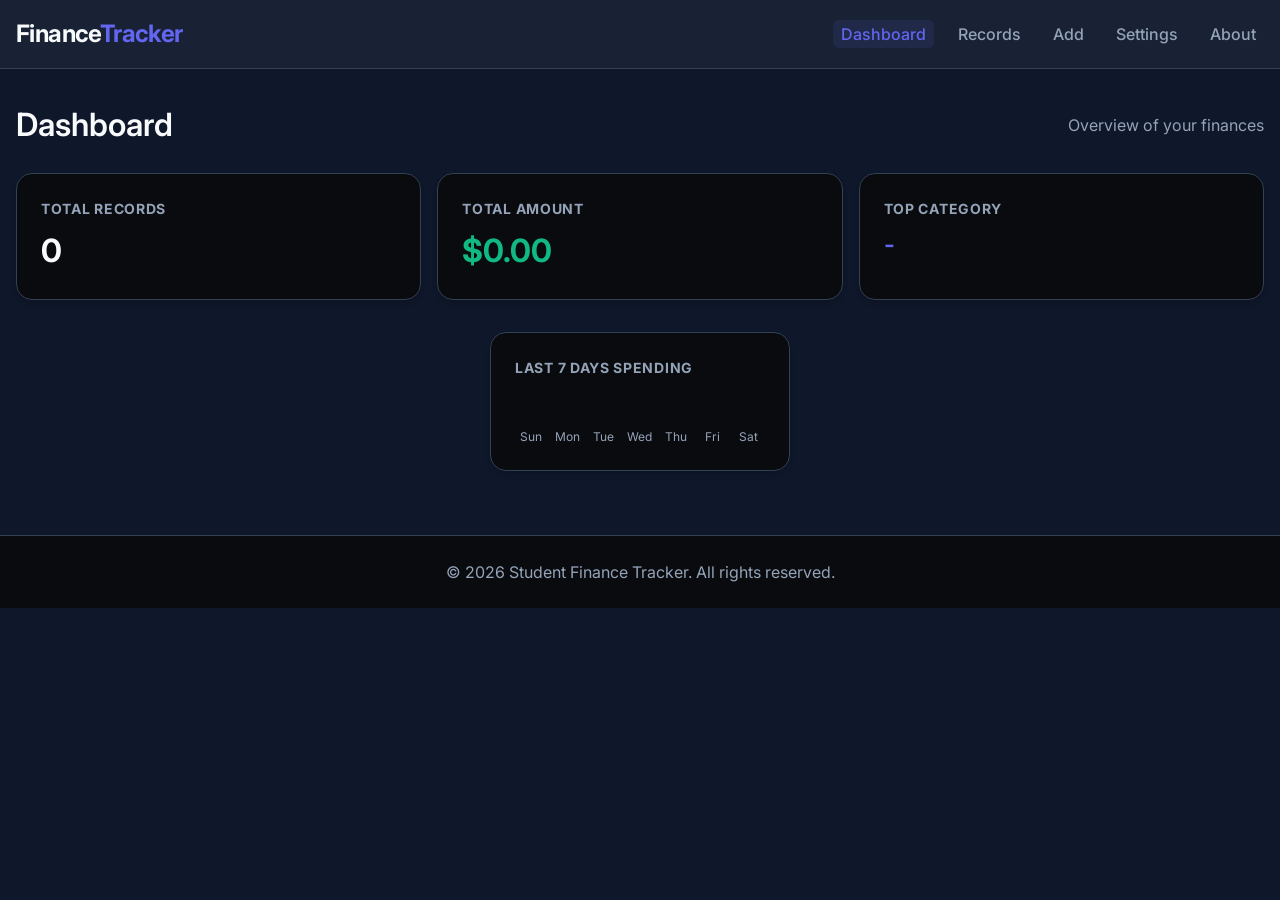
<file: index.html>
<!DOCTYPE html>
<html lang="en">

<head>
    <meta charset="UTF-8">
    <meta name="viewport" content="width=device-width, initial-scale=1.0">
    <meta name="description" content="Student Finance Tracker - Dashboard.">
    <title>Dashboard - Student Finance Tracker</title>

    <!-- Fonts -->
    <link rel="preconnect" href="https://fonts.googleapis.com">
    <link rel="preconnect" href="https://fonts.gstatic.com" crossorigin>
    <link href="https://fonts.googleapis.com/css2?family=Inter:wght@300;400;500;600;700&display=swap" rel="stylesheet">

    <!-- Styles -->
    <link rel="stylesheet" href="styles/base.css">
    <link rel="stylesheet" href="styles/layout.css">
    <link rel="stylesheet" href="styles/components.css">
</head>

<body>

    <!-- Skip Link for Accessibility -->
    <a href="#main-content" class="skip-link">Skip to main content</a>

    <header class="app-header">
        <div class="container">
            <div class="logo">
                <h1>Finance<span class="text-primary">Tracker</span></h1>
            </div>
            <nav class="main-nav" aria-label="Main Navigation">
                <ul>
                    <li><a href="index.html" class="active" aria-current="page">Dashboard</a></li>
                    <li><a href="records.html">Records</a></li>
                    <li><a href="add.html">Add</a></li>
                    <li><a href="settings.html">Settings</a></li>
                    <li><a href="about.html">About</a></li>
                </ul>
            </nav>
        </div>
    </header>

    <main id="main-content">
        <!-- Dashboard Section -->
        <section id="dashboard" class="section">
            <div class="container">
                <header class="section-header">
                    <h2>Dashboard</h2>
                    <p class="text-muted">Overview of your finances</p>
                </header>

                <!-- Stats Grid -->
                <div class="stats-grid">
                    <div class="stat-card">
                        <h3>Total Records</h3>
                        <p class="amount" id="total-records-display">0</p>
                    </div>
                    <div class="stat-card">
                        <h3>Total Amount</h3>
                        <p class="amount" id="total-amount-display">$0.00</p>
                    </div>
                    <div class="stat-card">
                        <h3>Top Category</h3>
                        <p class="highlight" id="top-category-display">-</p>
                    </div>
                </div>

                <!-- Chart Placeholder -->
                <div class="chart-container">
                    <div class="chart-box">
                        <h3>Last 7 Days Spending</h3>
                        <div class="chart-placeholder" id="weekly-chart">
                            <!-- Chart bars will be rendered here by JS -->
                        </div>
                    </div>
                </div>
            </div>
        </section>
    </main>

    <footer class="app-footer">
        <div class="container">
            <p>&copy; 2026 Student Finance Tracker. All rights reserved.</p>
        </div>
    </footer>
    <script src="scripts/storage.js"></script>
    <script src="scripts/dashboard.js"></script>
    <script src="scripts/settings.js"></script>
</body>

</html>
</file>
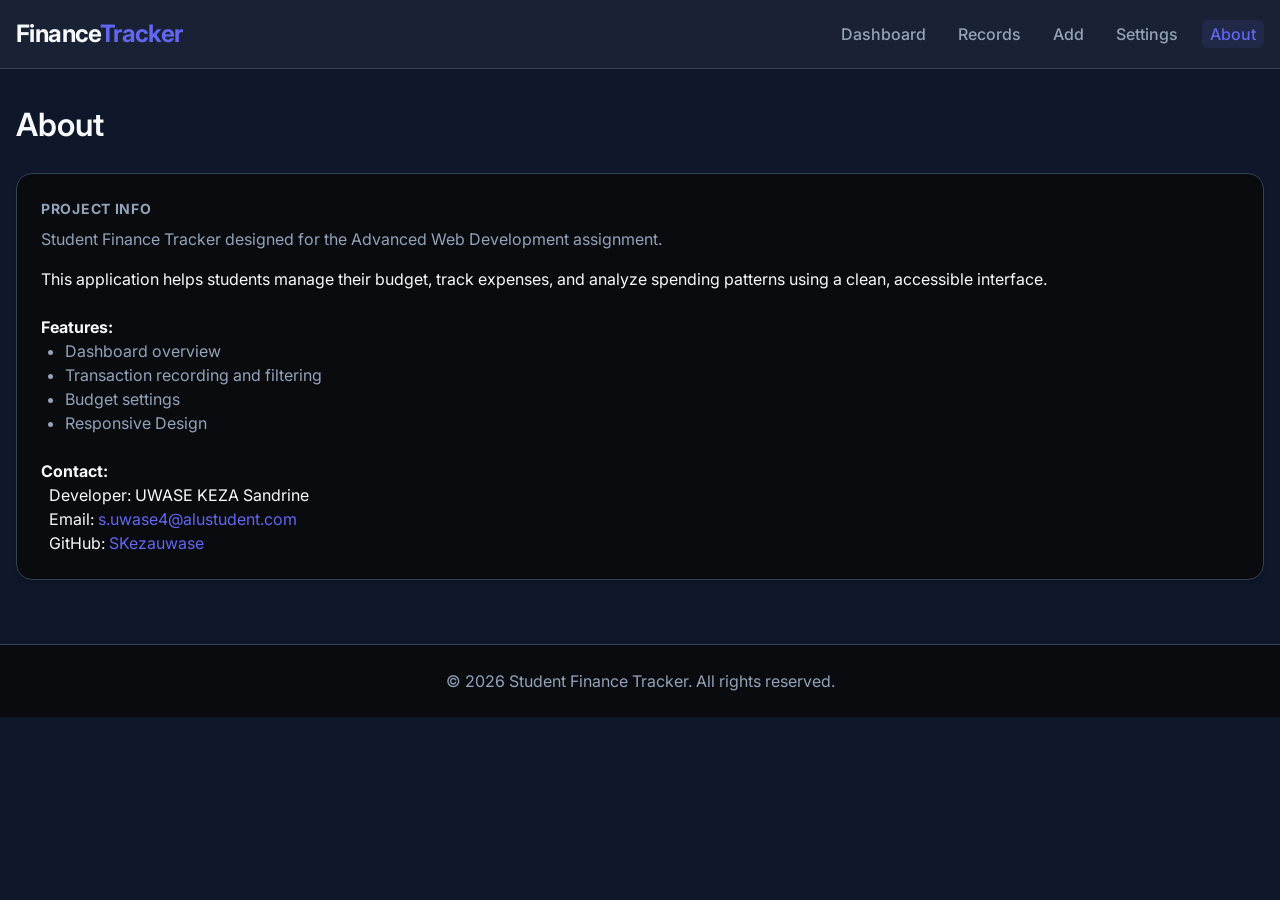
<file: about.html>
<!DOCTYPE html>
<html lang="en">

<head>
    <meta charset="UTF-8">
    <meta name="viewport" content="width=device-width, initial-scale=1.0">
    <meta name="description" content="About Student Finance Tracker.">
    <title>About - Student Finance Tracker</title>

    <!-- Fonts -->
    <link rel="preconnect" href="https://fonts.googleapis.com">
    <link rel="preconnect" href="https://fonts.gstatic.com" crossorigin>
    <link href="https://fonts.googleapis.com/css2?family=Inter:wght@300;400;500;600;700&display=swap" rel="stylesheet">

    <!-- Styles -->
    <link rel="stylesheet" href="styles/base.css">
    <link rel="stylesheet" href="styles/layout.css">
    <link rel="stylesheet" href="styles/components.css">
</head>

<body>

    <!-- Skip Link for Accessibility -->
    <a href="#main-content" class="skip-link">Skip to main content</a>

    <header class="app-header">
        <div class="container">
            <div class="logo">
                <h1>Finance<span class="text-primary">Tracker</span></h1>
            </div>
            <nav class="main-nav" aria-label="Main Navigation">
                <ul>
                    <li><a href="index.html">Dashboard</a></li>
                    <li><a href="records.html">Records</a></li>
                    <li><a href="add.html">Add</a></li>
                    <li><a href="settings.html">Settings</a></li>
                    <li><a href="about.html" class="active" aria-current="page">About</a></li>
                </ul>
            </nav>
        </div>
    </header>

    <main id="main-content">
        <section id="about" class="section">
            <div class="container">
                <header class="section-header">
                    <h2>About</h2>
                </header>
                <div class="about-content">
                    <div class="stat-card">
                        <h3>Project Info</h3>
                        <p class="text-muted" style="margin-bottom: 1rem;">Student Finance Tracker designed for the
                            Advanced Web Development assignment.</p>
                        <p>This application helps students manage their budget, track expenses, and analyze spending
                            patterns using a clean, accessible interface.</p>
                        <br>

                        <p><strong>Features:</strong></p>
                        <ul style="list-style-type: disc; margin-left: 1.5rem; color: var(--color-text-muted);">
                            <li>Dashboard overview</li>
                            <li>Transaction recording and filtering</li>
                            <li>Budget settings</li>
                            <li>Responsive Design</li>
                        </ul>
                        <br>

                        <p><strong>Contact:</strong></p>
                        <div style="margin-left: 0.5rem;">
                            <p>Developer: UWASE KEZA Sandrine</p>
                            <p>Email: <a href="mailto:s.uwase4@alustudent.com"
                                    class="text-primary">s.uwase4@alustudent.com</a></p>
                            <p>GitHub: <a href="https://github.com/s.uwase4" class="text-primary">SKezauwase</a></p>
                        </div>
                    </div>
                </div>
            </div>
        </section>
    </main>

    <footer class="app-footer">
        <div class="container">
            <p>&copy; 2026 Student Finance Tracker. All rights reserved.</p>
        </div>
    </footer>
    <script src="scripts/storage.js"></script>
    <script src="scripts/settings.js"></script>
</body>

</html>
</file>
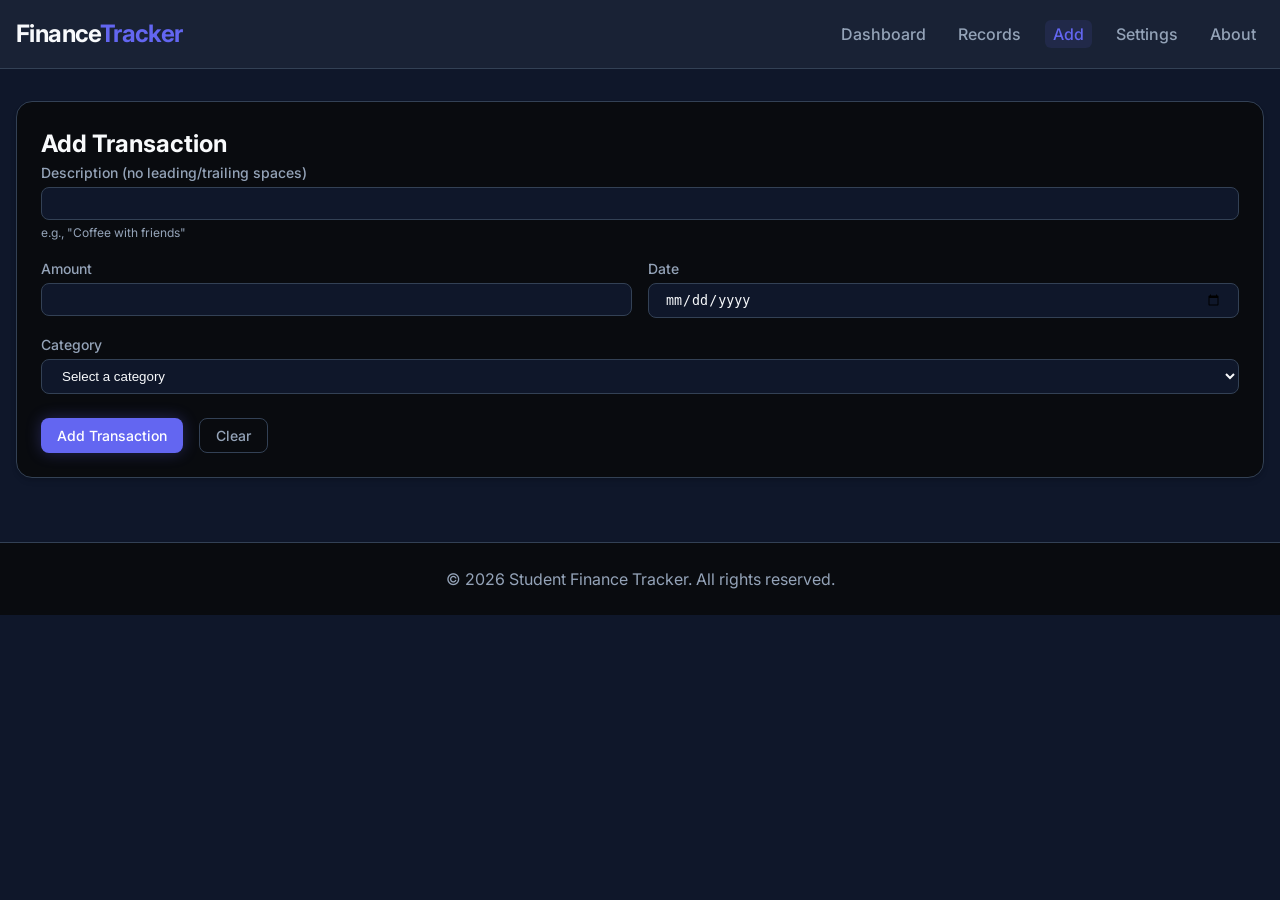
<file: add.html>
<!DOCTYPE html>
<html lang="en">

<head>
    <meta charset="UTF-8">
    <meta name="viewport" content="width=device-width, initial-scale=1.0">
    <meta name="description" content="Add a new financial transaction to your tracker.">
    <title>Add Transaction - Student Finance Tracker</title>

    <!-- Fonts -->
    <link rel="preconnect" href="https://fonts.googleapis.com">
    <link rel="preconnect" href="https://fonts.gstatic.com" crossorigin>
    <link href="https://fonts.googleapis.com/css2?family=Inter:wght@300;400;500;600;700&display=swap" rel="stylesheet">

    <!-- Styles -->
    <link rel="stylesheet" href="styles/base.css">
    <link rel="stylesheet" href="styles/layout.css">
    <link rel="stylesheet" href="styles/components.css">
</head>

<body>

    <!-- Skip Link for Accessibility -->
    <a href="#main-content" class="skip-link">Skip to main content</a>

    <header class="app-header">
        <div class="container">
            <div class="logo">
                <h1>Finance<span class="text-primary">Tracker</span></h1>
            </div>
            <nav class="main-nav" aria-label="Main Navigation">
                <ul>
                    <li><a href="index.html">Dashboard</a></li>
                    <li><a href="records.html">Records</a></li>
                    <li><a href="add.html" class="active" aria-current="page">Add</a></li>
                    <li><a href="settings.html">Settings</a></li>
                    <li><a href="about.html">About</a></li>
                </ul>
            </nav>
        </div>
    </header>

    <main id="main-content">
        <section id="add-transaction" class="section">
            <div class="container">
                <div class="form-card">
                    <header class="form-header">
                        <h2>Add Transaction</h2>
                    </header>
                    <form id="transaction-form" novalidate>
                        <div class="form-group">
                            <label for="description">Description (no leading/trailing spaces)</label>
                            <input type="text" id="description" name="description" required
                                aria-describedby="desc-help">
                            <span id="desc-help" class="form-text">e.g., "Coffee with friends"</span>
                        </div>

                        <div class="row">
                            <div class="form-group col">
                                <label for="amount">Amount</label>
                                <input type="number" id="amount" name="amount" step="0.01" min="0" required>
                            </div>
                            <div class="form-group col">
                                <label for="date">Date</label>
                                <input type="date" id="date" name="date" required>
                            </div>
                        </div>

                        <div class="form-group">
                            <label for="category">Category</label>
                            <select id="category" name="category" required>
                                <option value="" disabled selected>Select a category</option>
                                <option value="Food">Food</option>
                                <option value="Books">Books</option>
                                <option value="Transport">Transport</option>
                                <option value="Entertainment">Entertainment</option>
                                <option value="Fees">Fees</option>
                                <option value="Other">Other</option>
                            </select>
                        </div>

                        <div class="form-actions">
                            <button type="submit" class="btn btn-primary">Add Transaction</button>
                            <button type="reset" class="btn btn-secondary">Clear</button>
                        </div>
                    </form>
                </div>
            </div>
        </section>
    </main>

    <footer class="app-footer">
        <div class="container">
            <p>&copy; 2026 Student Finance Tracker. All rights reserved.</p>
        </div>
    </footer>
    <script src="scripts/storage.js"></script>
    <script src="scripts/add.js"></script>
    <script src="scripts/settings.js"></script>
</body>

</html>
</file>
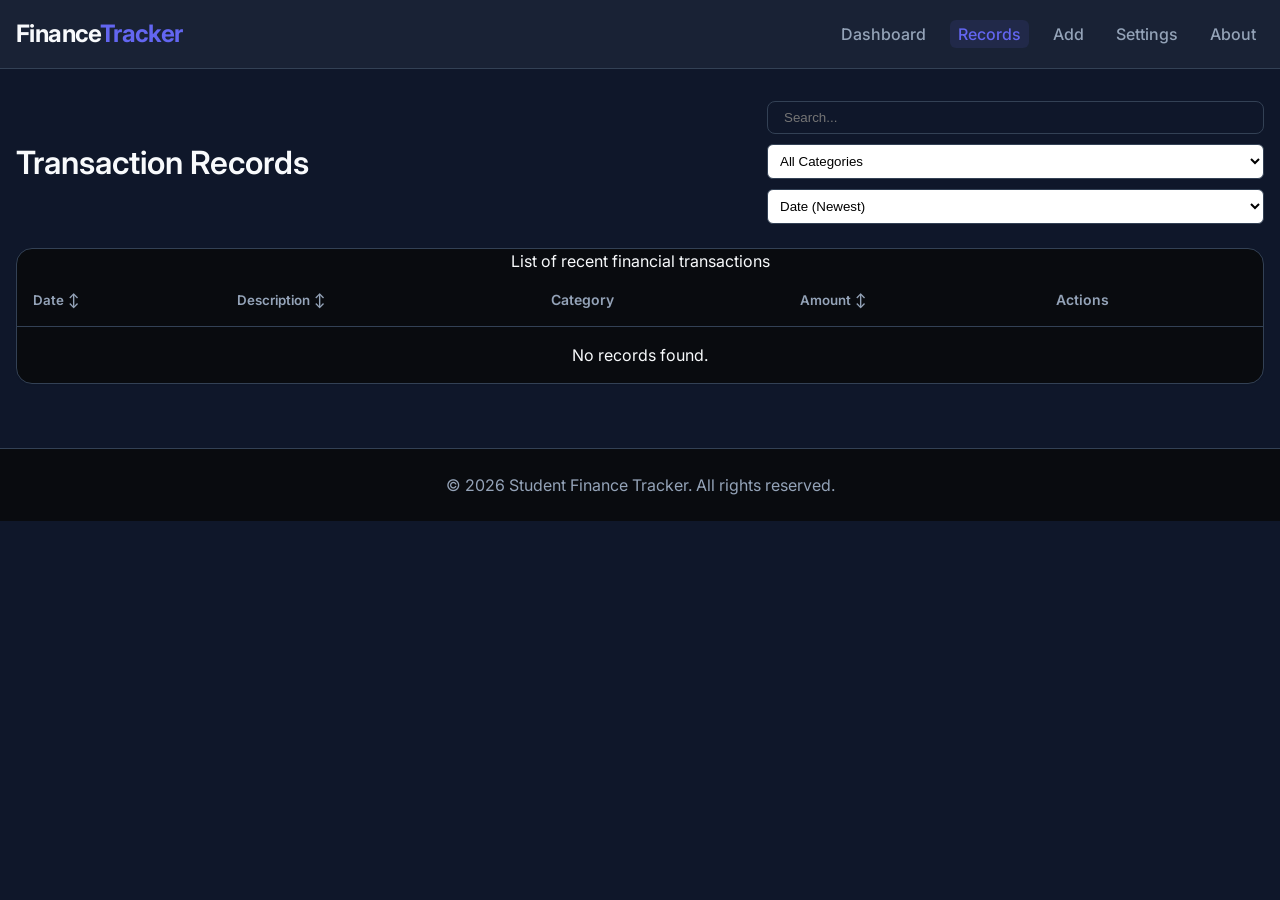
<file: records.html>
<!DOCTYPE html>
<html lang="en">

<head>
    <meta charset="UTF-8">
    <meta name="viewport" content="width=device-width, initial-scale=1.0">
    <meta name="description" content="View and filter your financial transaction records.">
    <title>Records - Student Finance Tracker</title>

    <!-- Fonts -->
    <link rel="preconnect" href="https://fonts.googleapis.com">
    <link rel="preconnect" href="https://fonts.gstatic.com" crossorigin>
    <link href="https://fonts.googleapis.com/css2?family=Inter:wght@300;400;500;600;700&display=swap" rel="stylesheet">

    <!-- Styles -->
    <link rel="stylesheet" href="styles/base.css">
    <link rel="stylesheet" href="styles/layout.css">
    <link rel="stylesheet" href="styles/components.css">
</head>

<body>

    <!-- Skip Link for Accessibility -->
    <a href="#main-content" class="skip-link">Skip to main content</a>

    <header class="app-header">
        <div class="container">
            <div class="logo">
                <h1>Finance<span class="text-primary">Tracker</span></h1>
            </div>
            <nav class="main-nav" aria-label="Main Navigation">
                <ul>
                    <li><a href="index.html">Dashboard</a></li>
                    <li><a href="records.html" class="active" aria-current="page">Records</a></li>
                    <li><a href="add.html">Add</a></li>
                    <li><a href="settings.html">Settings</a></li>
                    <li><a href="about.html">About</a></li>
                </ul>
            </nav>
        </div>
    </header>

    <main id="main-content">
        <section id="records" class="section">
            <div class="container">
                <header class="section-header">
                    <h2>Transaction Records</h2>
                    <div class="controls" style="display: flex; gap: 10px; flex-wrap: wrap;">
                        <input type="text" id="search-input" placeholder="Search..." style="flex: 1;">
                        <select id="filter-category"
                            style="padding: 0.5rem; border-radius: var(--radius-sm); border: 1px solid var(--color-border); background-color: #ffffff; color: #000000;">
                            <option value="">All Categories</option>
                            <option value="Food">Food</option>
                            <option value="Books">Books</option>
                            <option value="Transport">Transport</option>
                            <option value="Entertainment">Entertainment</option>
                            <option value="Fees">Fees</option>
                            <option value="Income">Income</option>
                            <option value="Other">Other</option>
                        </select>
                        <select id="sort-order"
                            style="padding: 0.5rem; border-radius: var(--radius-sm); border: 1px solid var(--color-border); background-color: #ffffff; color: #000000;">
                            <option value="date-desc">Date (Newest)</option>
                            <option value="date-asc">Date (Oldest)</option>
                            <option value="category-asc">Category (A-Z)</option>
                            <option value="category-desc">Category (Z-A)</option>
                            <option value="amount-asc">Amount (Low-High)</option>
                            <option value="amount-desc">Amount (High-Low)</option>
                        </select>
                    </div>
                </header>

                <div class="table-container">
                    <table class="records-table">
                        <caption>List of recent financial transactions</caption>
                        <thead>
                            <tr>
                                <th scope="col" aria-sort="none"><button type="button">Date <span
                                            aria-hidden="true">↕</span></button></th>
                                <th scope="col" aria-sort="none"><button type="button">Description <span
                                            aria-hidden="true">↕</span></button></th>
                                <th scope="col">Category</th>
                                <th scope="col" aria-sort="none"><button type="button">Amount <span
                                            aria-hidden="true">↕</span></button></th>
                                <th scope="col">Actions</th>
                            </tr>
                        </thead>
                        <tbody>
                            <!-- Example Row -->
                            <tr>
                                <td>2025-09-25</td>
                                <td>Lunch at cafeteria</td>
                                <td><span class="badge category-food">Food</span></td>
                                <td class="amount negative">-$12.50</td>
                                <td>
                                    <button class="btn-icon" aria-label="Edit transaction">✎</button>
                                    <button class="btn-icon danger" aria-label="Delete transaction">🗑</button>
                                </td>
                            </tr>
                            <tr>
                                <td>2025-09-23</td>
                                <td>Chemistry textbook</td>
                                <td><span class="badge category-books">Books</span></td>
                                <td class="amount negative">-$89.99</td>
                                <td>
                                    <button class="btn-icon" aria-label="Edit transaction">✎</button>
                                    <button class="btn-icon danger" aria-label="Delete transaction">🗑</button>
                                </td>
                            </tr>
                            <tr>
                                <td>2025-09-01</td>
                                <td>Scholarship Deposit</td>
                                <td><span class="badge category-income">Income</span></td>
                                <td class="amount positive">+$2,000.00</td>
                                <td>
                                    <button class="btn-icon" aria-label="Edit transaction">✎</button>
                                    <button class="btn-icon danger" aria-label="Delete transaction">🗑</button>
                                </td>
                            </tr>
                        </tbody>
                    </table>
                </div>
            </div>
        </section>
    </main>

    <footer class="app-footer">
        <div class="container">
            <p>&copy; 2026 Student Finance Tracker. All rights reserved.</p>
        </div>
    </footer>
    <script src="scripts/storage.js"></script>
    <script src="scripts/records.js"></script>
    <script src="scripts/settings.js"></script>
</body>

</html>
</file>
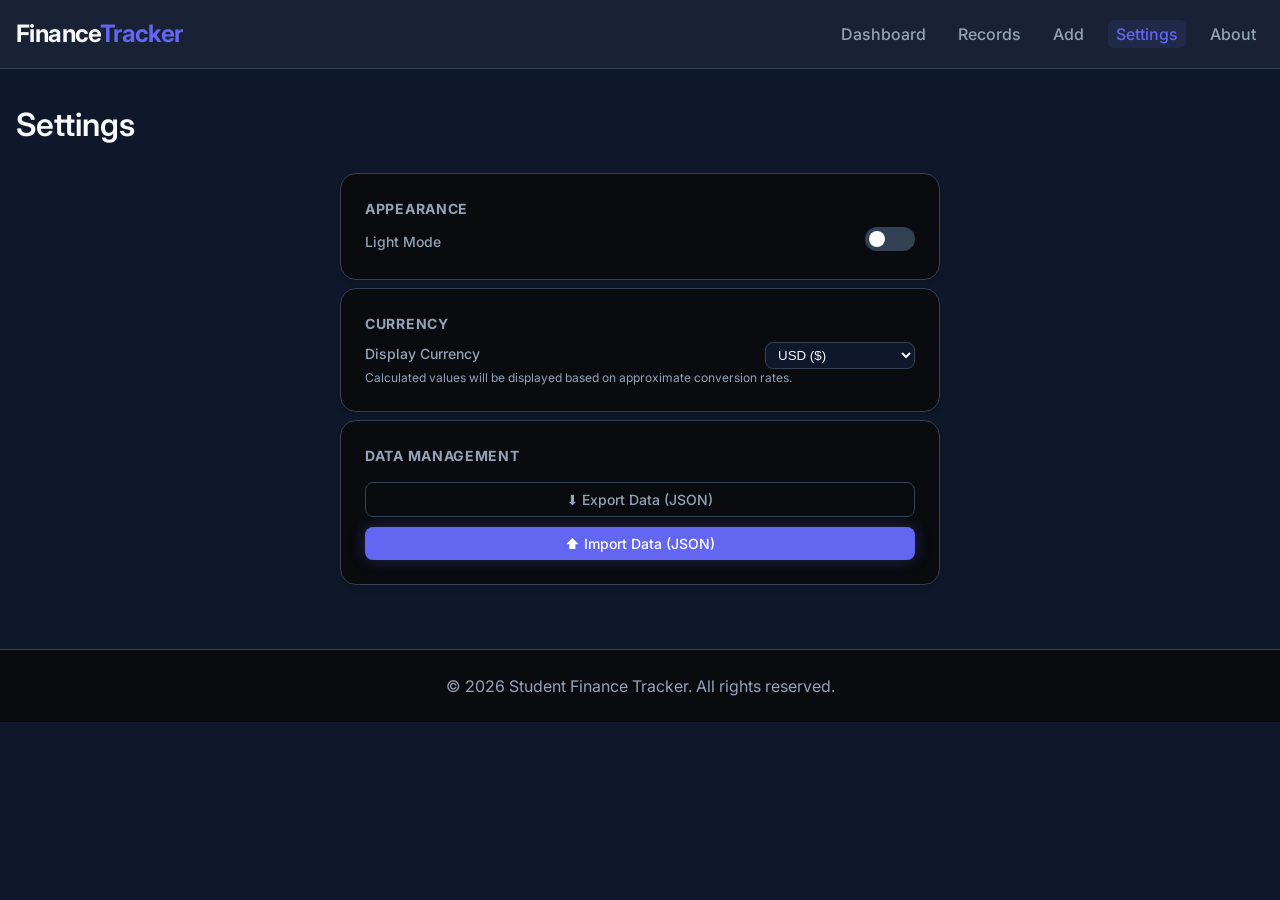
<file: settings.html>
<!DOCTYPE html>
<html lang="en">

<head>
    <meta charset="UTF-8">
    <meta name="viewport" content="width=device-width, initial-scale=1.0">
    <meta name="description" content="Configure application settings.">
    <title>Settings - Student Finance Tracker</title>

    <!-- Fonts -->
    <link rel="preconnect" href="https://fonts.googleapis.com">
    <link rel="preconnect" href="https://fonts.gstatic.com" crossorigin>
    <link href="https://fonts.googleapis.com/css2?family=Inter:wght@300;400;500;600;700&display=swap" rel="stylesheet">

    <!-- Styles -->
    <link rel="stylesheet" href="styles/base.css">
    <link rel="stylesheet" href="styles/layout.css">
    <link rel="stylesheet" href="styles/components.css">
</head>

<body>

    <!-- Skip Link for Accessibility -->
    <a href="#main-content" class="skip-link">Skip to main content</a>

    <header class="app-header">
        <div class="container">
            <div class="logo">
                <h1>Finance<span class="text-primary">Tracker</span></h1>
            </div>
            <nav class="main-nav" aria-label="Main Navigation">
                <ul>
                    <li><a href="index.html">Dashboard</a></li>
                    <li><a href="records.html">Records</a></li>
                    <li><a href="add.html">Add</a></li>
                    <li><a href="settings.html" class="active" aria-current="page">Settings</a></li>
                    <li><a href="about.html">About</a></li>
                </ul>
            </nav>
        </div>
    </header>

    <main id="main-content">
        <section id="settings" class="section">
            <div class="container">
                <header class="section-header">
                    <h2>Settings</h2>
                </header>
                <div class="settings-grid">
                    <!-- Theme Settings -->
                    <div class="setting-card">
                        <h3>Appearance</h3>
                        <div class="form-group"
                            style="display: flex; align-items: center; justify-content: space-between;">
                            <label for="theme-toggle" style="margin: 0;">Light Mode</label>
                            <label class="switch">
                                <input type="checkbox" id="theme-toggle">
                                <span class="slider round"></span>
                            </label>
                        </div>
                    </div>

                    <!-- Currency Settings -->
                    <div class="setting-card">
                        <h3>Currency</h3>
                        <div class="form-group">
                            <label for="base-currency">Display Currency</label>
                            <select id="base-currency">
                                <option value="USD">USD ($)</option>
                                <option value="EUR">EUR (€)</option>
                                <option value="GBP">GBP (£)</option>
                                <option value="RWF">RWF (FRw)</option>
                            </select>
                        </div>
                        <p class="text-muted" style="font-size: 0.75rem;">Calculated values will be displayed based on
                            approximate conversion rates.</p>
                    </div>

                    <!-- Data Management -->
                    <div class="setting-card">
                        <h3>Data Management</h3>
                        <div class="form-actions" style="margin-top: 1rem; flex-direction: column; gap: 10px;">
                            <button id="export-btn" class="btn btn-secondary" style="width: 100%;">
                                ⬇ Export Data (JSON)
                            </button>
                            <button id="import-btn" class="btn btn-primary" style="width: 100%;">
                                ⬆ Import Data (JSON)
                            </button>
                            <input type="file" id="import-file" accept=".json" style="display: none;">
                        </div>
                    </div>
                </div>
            </div>
        </section>
    </main>

    <footer class="app-footer">
        <div class="container">
            <p>&copy; 2026 Student Finance Tracker. All rights reserved.</p>
        </div>
    </footer>
    <script src="scripts/storage.js"></script>
    <script src="scripts/settings.js"></script>
</body>

</html>
</file>
<file: styles/base.css>
/* Base Reset & Variables */
:root {
    /* Color Palette - Premium Dark Theme */
    --color-bg-body: #0f172a;
    --color-bg-surface: #090b0f;
    --color-bg-surface-glass: rgba(30, 41, 59, 0.7);
    --color-primary: #6366f1;
    /* Indigo 500 */
    --color-primary-hover: #4f46e5;
    /* Indigo 600 */
    --color-accent: #10b981;
    /* Emerald 500 */
    --color-danger: #ef4444;
    /* Red 500 */
    --color-text-main: #f8fafc;
    /* Slate 50 */
    --color-text-muted: #94a3b8;
    /* Slate 400 */
    --color-border: #334155;
    /* Slate 700 */

    /* Typography */
    --font-family-main: 'Inter', system-ui, -apple-system, sans-serif;
    --font-size-base: 16px;
    --font-size-sm: 0.875rem;
    --font-size-lg: 1.125rem;
    --font-size-xl: 1.5rem;
    --font-size-2xl: 2rem;

    /* Spacing */
    --spacing-xs: 0.25rem;
    --spacing-sm: 0.5rem;
    --spacing-md: 1rem;
    --spacing-lg: 1.5rem;
    --spacing-xl: 2rem;

    /* Radius */
    --radius-sm: 0.375rem;
    --radius-md: 0.5rem;
    --radius-lg: 1rem;
    --radius-full: 9999px;

    /* Shadows */
    --shadow-sm: 0 1px 2px 0 rgba(0, 0, 0, 0.05);
    --shadow-md: 0 4px 6px -1px rgba(0, 0, 0, 0.1), 0 2px 4px -1px rgba(0, 0, 0, 0.06);
    --shadow-lg: 0 10px 15px -3px rgba(0, 0, 0, 0.1), 0 4px 6px -2px rgba(0, 0, 0, 0.05);
    --shadow-glow: 0 0 15px rgba(99, 102, 241, 0.3);

    /* Transitions */
    --transition-fast: 0.2s ease;
    --transition-normal: 0.3s ease;
}

/* Light Theme (Toggled via JS) */
.light-theme {
    --color-bg-body: #f8fafc;
    /* Slate 50 */
    --color-bg-surface: #ffffff;
    /* White */
    --color-bg-surface-glass: rgba(255, 255, 255, 0.7);
    --color-primary: #4f46e5;
    /* Indigo 600 */
    --color-primary-hover: #4338ca;
    /* Indigo 700 */
    --color-text-main: #0f172a;
    /* Slate 900 */
    --color-text-muted: #64748b;
    /* Slate 500 */
    --color-border: #e2e8f0;
    /* Slate 200 */

    --shadow-sm: 0 1px 2px 0 rgba(0, 0, 0, 0.05);
    --shadow-md: 0 4px 6px -1px rgba(0, 0, 0, 0.1), 0 2px 4px -1px rgba(0, 0, 0, 0.06);
    --shadow-glow: 0 0 15px rgba(79, 70, 229, 0.2);
}

*,
*::before,
*::after {
    box-sizing: border-box;
    margin: 0;
    padding: 0;
}

body {
    font-family: var(--font-family-main);
    background-color: var(--color-bg-body);
    color: var(--color-text-main);
    line-height: 1.5;
    -webkit-font-smoothing: antialiased;
    min-height: 100vh;
}

img {
    max-width: 100%;
    display: block;
}

a {
    color: inherit;
    text-decoration: none;
}

button {
    cursor: pointer;
    font-family: inherit;
}

ul {
    list-style: none;
}

/* Scrollbar */
::-webkit-scrollbar {
    width: 8px;
}

::-webkit-scrollbar-track {
    background: var(--color-bg-body);
}

::-webkit-scrollbar-thumb {
    background: var(--color-border);
    border-radius: var(--radius-full);
}

::-webkit-scrollbar-thumb:hover {
    background: var(--color-text-muted);
}
</file>
<file: styles/layout.css>
/* Layout & Grid System */

.container {
    width: 100%;
    margin-right: auto;
    margin-left: auto;
    padding-right: var(--spacing-md);
    padding-left: var(--spacing-md);
}

/* Breakpoints */
@media (min-width: 640px) {
    .container {
        max-width: 640px;
    }
}

@media (min-width: 768px) {
    .container {
        max-width: 768px;
    }
}

@media (min-width: 1024px) {
    .container {
        max-width: 1024px;
    }
}

@media (min-width: 1280px) {
    .container {
        max-width: 1280px;
    }
}

/* Header & Nav */
.app-header {
    background-color: var(--color-bg-surface-glass);
    backdrop-filter: blur(10px);
    border-bottom: 1px solid var(--color-border);
    position: sticky;
    top: 0;
    z-index: 100;
    padding: var(--spacing-md) 0;
}

.app-header .container {
    display: flex;
    flex-direction: column;
    align-items: center;
    gap: var(--spacing-md);
}

@media (min-width: 768px) {
    .app-header .container {
        flex-direction: row;
        justify-content: space-between;
    }
}

.logo h1 {
    font-size: var(--font-size-xl);
    font-weight: 700;
    letter-spacing: -0.025em;
    color: var(--color-text-main);
}

.text-primary {
    color: var(--color-primary);
}

.main-nav ul {
    display: flex;
    gap: var(--spacing-md);
    flex-wrap: wrap;
    justify-content: center;
}

.main-nav a {
    color: var(--color-text-muted);
    font-weight: 500;
    padding: var(--spacing-xs) var(--spacing-sm);
    border-radius: var(--radius-sm);
    transition: color var(--transition-fast), background-color var(--transition-fast);
}

.main-nav a:hover,
.main-nav a.active {
    color: var(--color-primary);
    background-color: rgba(99, 102, 241, 0.1);
}

/* Main Content */
#main-content {
    padding-bottom: var(--spacing-xl);
}

.section {
    padding: var(--spacing-xl) 0;
    border-bottom: 1px solid var(--color-border);
}

.section:last-child {
    border-bottom: none;
}

.section-header {
    margin-bottom: var(--spacing-lg);
    text-align: center;
}

@media (min-width: 768px) {
    .section-header {
        text-align: left;
        display: flex;
        justify-content: space-between;
        align-items: center;
    }
}

.section-header h2 {
    font-size: var(--font-size-2xl);
    font-weight: 600;
    color: var(--color-text-main);
}

/* Skip Link */
.skip-link {
    position: absolute;
    top: -40px;
    left: 0;
    background: var(--color-primary);
    color: white;
    padding: 8px;
    z-index: 200;
    transition: top 0.2s;
}

.skip-link:focus {
    top: 0;
}

/* Footer */
.app-footer {
    background-color: var(--color-bg-surface);
    padding: var(--spacing-lg) 0;
    text-align: center;
    color: var(--color-text-muted);
    border-top: 1px solid var(--color-border);
    margin-top: auto;
}

/* Grid/Flex Utilities */
.row {
    display: flex;
    flex-wrap: wrap;
    margin-right: calc(-1 * var(--spacing-sm));
    margin-left: calc(-1 * var(--spacing-sm));
}

.col {
    flex: 1 0 0%;
    width: 100%;
    padding-right: var(--spacing-sm);
    padding-left: var(--spacing-sm);
}

/* Dashboard Grid */
.stats-grid {
    display: grid;
    grid-template-columns: 1fr;
    gap: var(--spacing-md);
    margin-bottom: var(--spacing-xl);
}

@media (min-width: 640px) {
    .stats-grid {
        grid-template-columns: repeat(2, 1fr);
    }
}

@media (min-width: 1024px) {
    .stats-grid {
        grid-template-columns: repeat(3, 1fr);
    }
}

/* Records Table Layout */
.table-container {
    overflow-x: auto;
    background: var(--color-bg-surface);
    border-radius: var(--radius-lg);
    border: 1px solid var(--color-border);
    box-shadow: var(--shadow-sm);
}

/* Settings Grid - Vertical Layout */
.settings-grid {
    display: flex;
    flex-direction: column;
    gap: var(--spacing-sm);
    /* Reduced gap */
    max-width: 600px;
    /* Constrain width for better "vertical line" look */
    margin: 0 auto;
    /* Center alignment */
}

/* Reduced size for setting cards */
.setting-card {
    padding: var(--spacing-md);
    /* Reduced from lg */
}

/* Adjust form-groups inside settings for compactness */
.setting-card .form-group {
    margin-bottom: 0;
    /* Remove bottom margin inside card for tighter fit */
    display: flex;
    justify-content: space-between;
    align-items: center;
}

.setting-card label {
    margin-bottom: 0;
}

.setting-card select,
.setting-card input {
    width: auto;
    /* Allow input to shrink */
    padding: var(--spacing-xs) var(--spacing-sm);
    /* Smaller padding */
    min-width: 150px;
}
</file>
<file: styles/components.css>
/* Component Styles */

/* Buttons */
.btn {
    display: inline-flex;
    align-items: center;
    justify-content: center;
    padding: var(--spacing-sm) var(--spacing-md);
    border-radius: var(--radius-md);
    font-weight: 500;
    transition: all var(--transition-fast);
    border: none;
    cursor: pointer;
    font-size: var(--font-size-sm);
}

.btn-primary {
    background-color: var(--color-primary);
    color: white;
    box-shadow: var(--shadow-glow);
}

.btn-primary:hover {
    background-color: var(--color-primary-hover);
    transform: translateY(-1px);
}

.btn-secondary {
    background-color: transparent;
    border: 1px solid var(--color-border);
    color: var(--color-text-muted);
}

.btn-secondary:hover {
    background-color: var(--color-bg-surface);
    color: var(--color-text-main);
}

.btn-icon {
    background: transparent;
    border: none;
    color: var(--color-text-muted);
    padding: var(--spacing-xs);
    border-radius: var(--radius-sm);
}

.btn-icon:hover {
    background-color: var(--color-bg-body);
    color: var(--color-text-main);
}

.btn-icon.danger:hover {
    color: var(--color-danger);
    background-color: rgba(239, 68, 68, 0.1);
}

/* Cards */
.stat-card,
.form-card,
.setting-card,
.chart-box {
    background-color: var(--color-bg-surface);
    border: 1px solid var(--color-border);
    border-radius: var(--radius-lg);
    padding: var(--spacing-lg);
    box-shadow: var(--shadow-md);
    transition: transform var(--transition-normal);
}

.stat-card:hover {
    transform: translateY(-2px);
    border-color: var(--color-primary);
}

.stat-card h3,
.setting-card h3,
.chart-box h3 {
    font-size: var(--font-size-sm);
    color: var(--color-text-muted);
    text-transform: uppercase;
    letter-spacing: 0.05em;
    margin-bottom: var(--spacing-sm);
}

.stat-card .amount {
    font-size: var(--font-size-2xl);
    font-weight: 700;
    color: var(--color-text-main);
}

.stat-card .highlight {
    font-size: var(--font-size-xl);
    font-weight: 600;
    color: var(--color-primary);
}

.amount.positive {
    color: var(--color-accent);
}

.amount.negative {
    color: var(--color-danger);
}

/* Forms */
.form-group {
    margin-bottom: var(--spacing-md);
}

.form-group label {
    display: block;
    margin-bottom: var(--spacing-xs);
    font-size: var(--font-size-sm);
    font-weight: 500;
    color: var(--color-text-muted);
}

input[type="text"],
input[type="number"],
input[type="date"],
select {
    width: 100%;
    padding: var(--spacing-sm) var(--spacing-md);
    background-color: var(--color-bg-body);
    border: 1px solid var(--color-border);
    border-radius: var(--radius-md);
    color: var(--color-text-main);
    transition: border-color var(--transition-fast), box-shadow var(--transition-fast);
}

input:focus,
select:focus {
    outline: none;
    border-color: var(--color-primary);
    box-shadow: 0 0 0 2px rgba(99, 102, 241, 0.2);
}

/* Toggle Switch */
.switch {
    position: relative;
    display: inline-block;
    width: 50px;
    height: 24px;
}

.switch input {
    opacity: 0;
    width: 0;
    height: 0;
}

.slider {
    position: absolute;
    cursor: pointer;
    top: 0;
    left: 0;
    right: 0;
    bottom: 0;
    background-color: var(--color-border);
    transition: .4s;
}

.slider::before {
    position: absolute;
    content: "";
    height: 16px;
    width: 16px;
    left: 4px;
    bottom: 4px;
    background-color: white;
    transition: .4s;
}

input:checked+.slider {
    background-color: var(--color-primary);
}

input:focus+.slider {
    box-shadow: 0 0 1px var(--color-primary);
}

input:checked+.slider::before {
    transform: translateX(26px);
}

.slider.round {
    border-radius: 34px;
}

.slider.round::before {
    border-radius: 50%;
}


.form-text {
    font-size: 0.75rem;
    color: var(--color-text-muted);
    margin-top: var(--spacing-xs);
    display: block;
}

.form-actions {
    display: flex;
    gap: var(--spacing-md);
    margin-top: var(--spacing-lg);
}

/* Tables */
.records-table {
    width: 100%;
    border-collapse: collapse;
    text-align: left;
}

.records-table th,
.records-table td {
    padding: var(--spacing-md);
    border-bottom: 1px solid var(--color-border);
}

.records-table th {
    background-color: var(--color-bg-surface);
    font-weight: 600;
    color: var(--color-text-muted);
    font-size: var(--font-size-sm);
}

.records-table th button {
    background: none;
    border: none;
    color: inherit;
    font-weight: inherit;
    padding: 0;
    display: flex;
    align-items: center;
    gap: var(--spacing-xs);
}

.records-table tbody tr:hover {
    background-color: rgba(255, 255, 255, 0.02);
}

.records-table tbody tr:last-child td {
    border-bottom: none;
}

/* Badges */
.badge {
    display: inline-block;
    padding: 0.25em 0.75em;
    font-size: 0.75rem;
    font-weight: 600;
    border-radius: var(--radius-full);
    background-color: var(--color-bg-body);
    border: 1px solid var(--color-border);
}

.category-food {
    color: #f59e0b;
    border-color: rgba(245, 158, 11, 0.2);
    background: rgba(245, 158, 11, 0.1);
}

.category-transport {
    color: #3b82f6;
    border-color: rgba(59, 130, 246, 0.2);
    background: rgba(59, 130, 246, 0.1);
}

.category-books {
    color: #8b5cf6;
    border-color: rgba(139, 92, 246, 0.2);
    background: rgba(139, 92, 246, 0.1);
}

.category-income {
    color: #10b981;
    border-color: rgba(16, 185, 129, 0.2);
    background: rgba(16, 185, 129, 0.1);
}

/* Helpers */
.text-muted {
    color: var(--color-text-muted);
}

.sr-only {
    position: absolute;
    width: 1px;
    height: 1px;
    padding: 0;
    margin: -1px;
    overflow: hidden;
    clip: rect(0, 0, 0, 0);
    white-space: nowrap;
    border: 0;
}

/* Chart Placeholder */
.chart-container {
    height: auto;
    margin-top: var(--spacing-xs);
    max-width: 300px;
    /* Constrain width */
    margin-left: auto;
    margin-right: auto;
    /* further reduced */
}

.chart-placeholder {
    display: flex;
    align-items: flex-end;
    justify-content: space-between;
    height: 60px;
    /* Drastically reduced from 100px */
    gap: var(--spacing-xs);
    padding-top: 0;
}

.chart-bar-group {
    display: flex;
    flex-direction: column;
    align-items: center;
    justify-content: flex-end;
    height: 100%;
    flex: 1;
}

.chart-placeholder .bar {
    width: 60%;
    /* Slightly thinner bars */
    background-color: var(--color-bg-body);
    border-radius: var(--radius-sm) var(--radius-sm) 0 0;
    position: relative;
    overflow: hidden;
    transition: height var(--transition-normal);
}

.chart-label {
    font-size: 0.75rem;
    color: var(--color-text-muted);
    margin-top: var(--spacing-xs);
    text-align: center;
}

.chart-placeholder .bar::after {
    content: '';
    position: absolute;
    bottom: 0;
    left: 0;
    width: 100%;
    height: 100%;
    background-color: var(--color-primary);
    opacity: 0.5;
    transition: height var(--transition-normal);
}

.chart-placeholder .bar:hover {
    filter: brightness(1.1);
}

.chart-placeholder .bar:hover::after {
    opacity: 0.8;
}

/* Mobile Table Adaptation */
@media (max-width: 639px) {
    .records-table thead {
        display: none;
        /* Hide headers on mobile */
    }

    .records-table tr {
        display: block;
        border-bottom: 1px solid var(--color-border);
        padding: var(--spacing-md);
        position: relative;
    }

    .records-table td {
        display: flex;
        justify-content: space-between;
        align-items: center;
        border: none;
        padding: var(--spacing-xs) 0;
        text-align: right;
    }

    .records-table td::before {
        content: attr(data-label);
        font-weight: 600;
        color: var(--color-text-muted);
        font-size: var(--font-size-sm);
        text-align: left;
        margin-right: var(--spacing-md);
    }

    /* Specific adjustments for mobile view */
    .records-table td:nth-child(1) {
        font-size: var(--font-size-sm);
        color: var(--color-text-muted);
    }

    /* Date */
    .records-table td:nth-child(2) {
        font-weight: 600;
        font-size: var(--font-size-lg);
        display: block;
        text-align: left;
    }

    /* Description */
    .records-table td:nth-child(2)::before {
        display: none;
    }

    .records-table td:last-child {
        margin-top: var(--spacing-md);
        display: flex;
        gap: var(--spacing-md);
        justify-content: flex-end;
    }

    .records-table td:last-child::before {
        display: none;
    }
}
</file>
